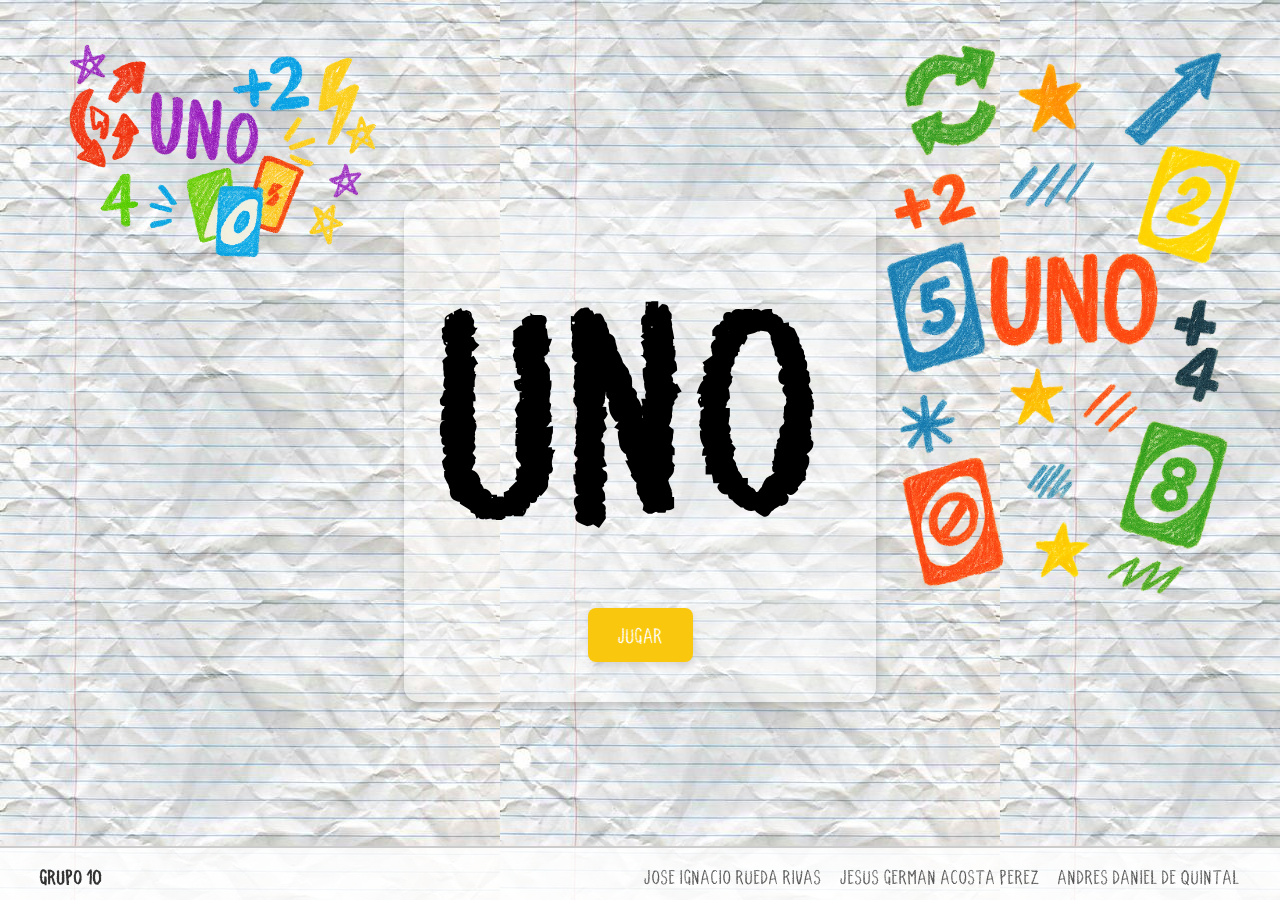
<file: client/index.html>
<!DOCTYPE html>
<html lang="en">
<head>
    <meta charset="UTF-8">
    <meta name="viewport" content="width=device-width, initial-scale=1.0">
    <meta name="author" content="Jesús Acosta Pérez, José Ignacio Rueda Rivas, Andrés Daniel De Quintal">
    <meta name="description" content="Proyecto Uno - Programacion Orientada a la Web">
    <link rel="icon" href="images/favicon-16x16.png" type="image/x-icon">
    <link rel="stylesheet" href="styles/style.css">
    <title>Inicio</title>
</head>
<body>
    <img src="images/imagenes decorativas/decoracion1.png" alt="Decoración" class="decoracion-esquina">
    <img src="images/imagenes decorativas/decoracion2.png" alt="Decoración" class="decoracion-esquina-der">
    <div class="container">
        <div class="title">UNO</div>
    <button onclick="window.location.href='PreGame_index.html'">Jugar</button>
    </div>
    
</body>

<footer class="footer-index">
    <div class="footer-left">grupo 10</div>
    <ul class="footer-right">
        <li>Jose Ignacio Rueda Rivas</li>
        <li>Jesus German Acosta Perez</li>
        <li>Andres Daniel De Quintal</li>
    </ul>
</footer>

</html
</file>
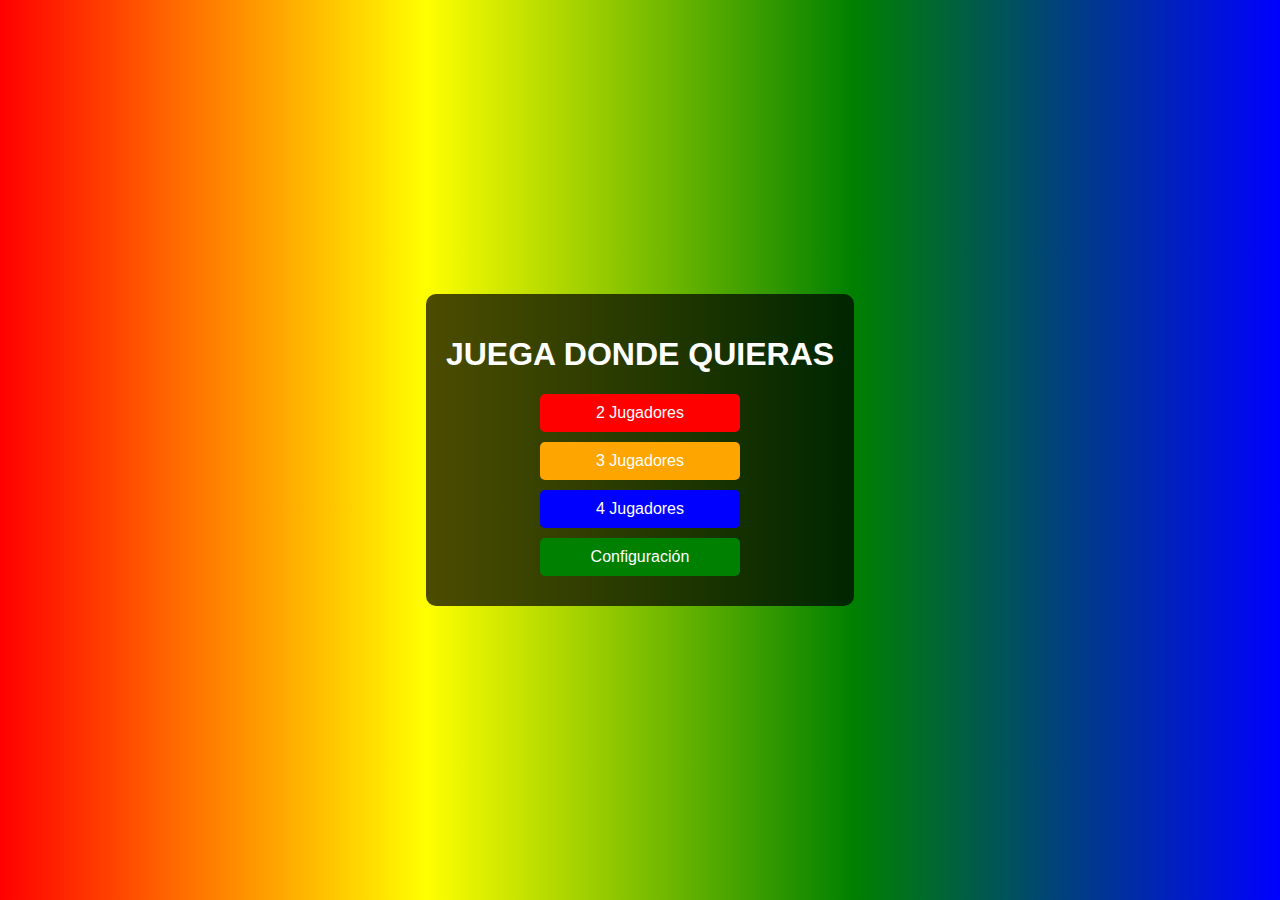
<file: uno-game/index.html>
<!DOCTYPE html>
<html lang="es">
<head>
    <meta charset="UTF-8">
    <meta name="viewport" content="width=device-width, initial-scale=1.0">
    <title>UNO Game</title>
    <link rel="stylesheet" href="styles.css">
</head>
<body>
    <div class="menu-container">
        <h1>JUEGA DONDE QUIERAS</h1>
        <button onclick="startGame(2)">2 Jugadores</button>
        <button onclick="startGame(3)">3 Jugadores</button>
        <button onclick="startGame(4)">4 Jugadores</button>
        <button onclick="openSettings()">Configuración</button>
    </div>

    <script src="script.js"></script>
</body>
</html>
</file>
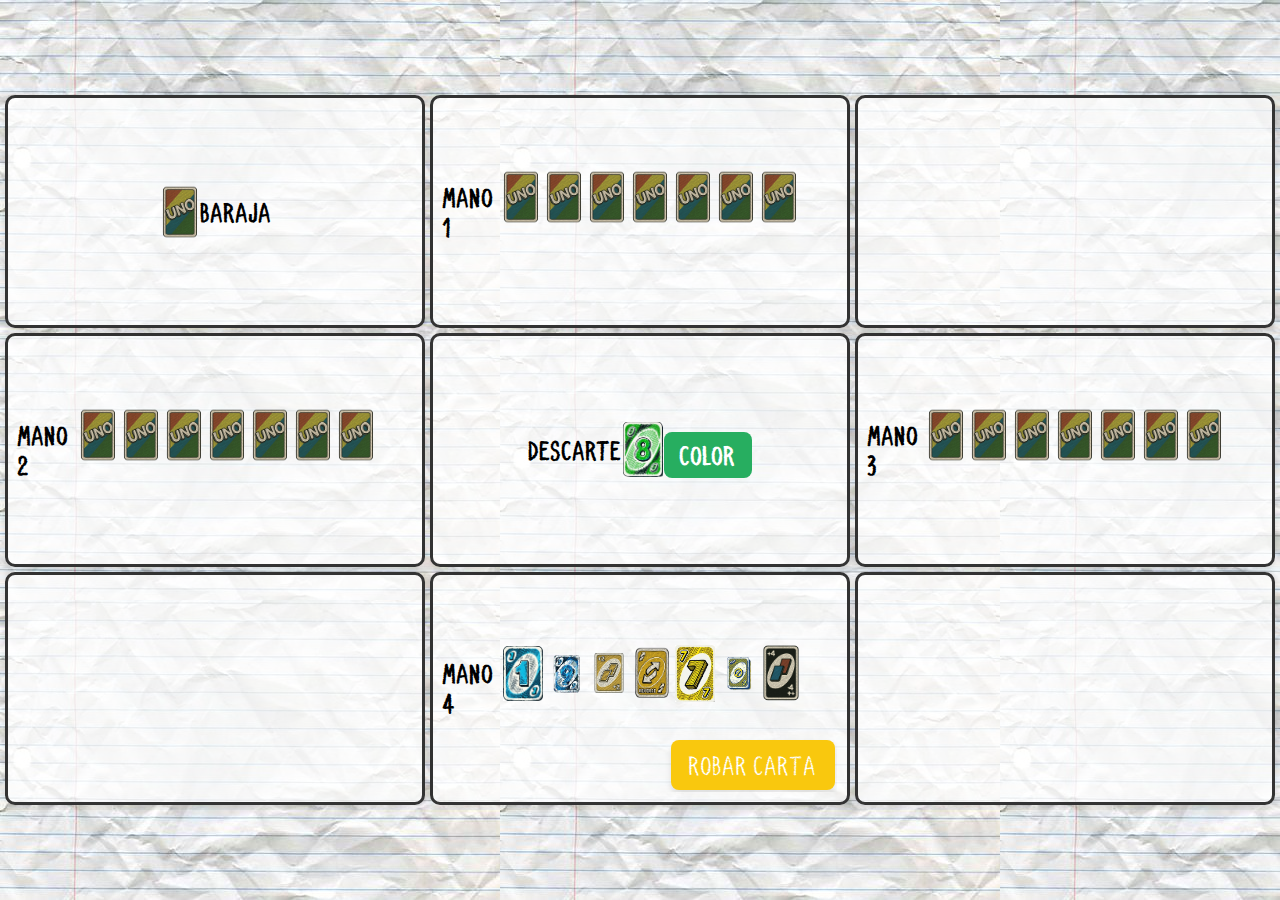
<file: client/Game_index.html>
<!DOCTYPE html>
<html lang="en">
<head>
    <meta charset="UTF-8">
    <meta name="viewport" content="width=device-width, initial-scale=1.0">
    <meta name="author" content="Jesús Acosta Pérez, José Ignacio Rueda Rivas, Andrés Daniel De Quintal">
    <meta name="description" content="Proyecto Uno - Programacion Orientada a la Web">
    <link rel="icon" href="images/favicon-16x16.png" type="image/x-icon">
    <link rel="stylesheet" href="styles/style.css">
    <title>Juego</title>
</head>
<body id="body-mesa">
    <div class="mesa-grid">
        <div class="espacio-grid" id="mano-arriba">Mano 1
            <div class="div-mano">
                <div class="carta" id="R-5"><img src="images\Cartas\5_rojo.png" alt="R-5"></div>
                <div class="carta" id="R-4"><img src="images\Cartas\4_rojo.png" alt="R-4"></div>
                <div class="carta" id="R-3"><img src="images\Cartas\3_rojo.png" alt="R-3"></div>
            </div>
        </div>
        <div class="espacio-grid" id="mano-izquierda">Mano 2
            <div class="div-mano">
                <div class="carta" id="R-5"><img src="images\Cartas\5_rojo.png" alt="R-5"></div>
                <div class="carta" id="R-4"><img src="images\Cartas\4_rojo.png" alt="R-4"></div>
                <div class="carta" id="R-3"><img src="images\Cartas\3_rojo.png" alt="R-3"></div>
            </div>
        </div>
        <div class="espacio-grid" id="mano-derecha">Mano 3
            <div class="div-mano">
                <div class="carta" id="R-5"><img src="images\Cartas\5_rojo.png" alt="R-5"></div>
                <div class="carta" id="R-4"><img src="images\Cartas\4_rojo.png" alt="R-4"></div>
                <div class="carta" id="R-3"><img src="images\Cartas\3_rojo.png" alt="R-3"></div>
            </div>
        </div>
        <div class="espacio-grid" id="mano-abajo">Mano 4
            <div class="div-mano">
                <div class="carta" id="R-5"><img src="images\Cartas\5_rojo.png" alt="R-5"></div>
                <div class="carta" id="R-4"><img src="images\Cartas\4_rojo.png" alt="R-4"></div>
                <div class="carta" id="R-3"><img src="images\Cartas\3_rojo.png" alt="R-3"></div>
            </div>
        </div>
        <div class="espacio-grid" id="zona-descarte">Descarte</div>
        <div class="espacio-grid" id="zona-baraja">baraja</div>
        <div class="espacio-grid" id="div7"></div>
        <div class="espacio-grid" id="div8"></div>
        <div class="espacio-grid" id="div9"></div>
    </div>
    <div id="selector-color" style="display:none;">
        <div class="selector-color-box">
            <span>Elige un color:</span>
            <button class="color-btn" data-color="red" style="background:#e74c3c;">Rojo</button>
            <button class="color-btn" data-color="green" style="background:#27ae60;">Verde</button>
            <button class="color-btn" data-color="blue" style="background:#2980b9;">Azul</button>
            <button class="color-btn" data-color="yellow" style="background:#f9c80e; color:#333;">Amarillo</button>
        </div>
    </div>
    <div id="fin-partida-modal" class="fin-partida-modal" style="display:none;">
        <div class="fin-partida-box">
            <div class="fin-partida-titulo">Partida finalizada</div>
            <button id="ver-puntaje-btn" class="fin-partida-btn">Ver puntaje</button>
        </div>
    </div>
    <script src="scripts/script.js"></script>
    <script>
    window.onload = function() {
        const numJugadores = localStorage.getItem('numJugadores') || 4;
        startGame(Number(numJugadores));
        mostrarTodasLasManos();
        mostrarCartaDescarte();
        mostrarMazo();
    };
    </script>
</body>
</html>
</file>
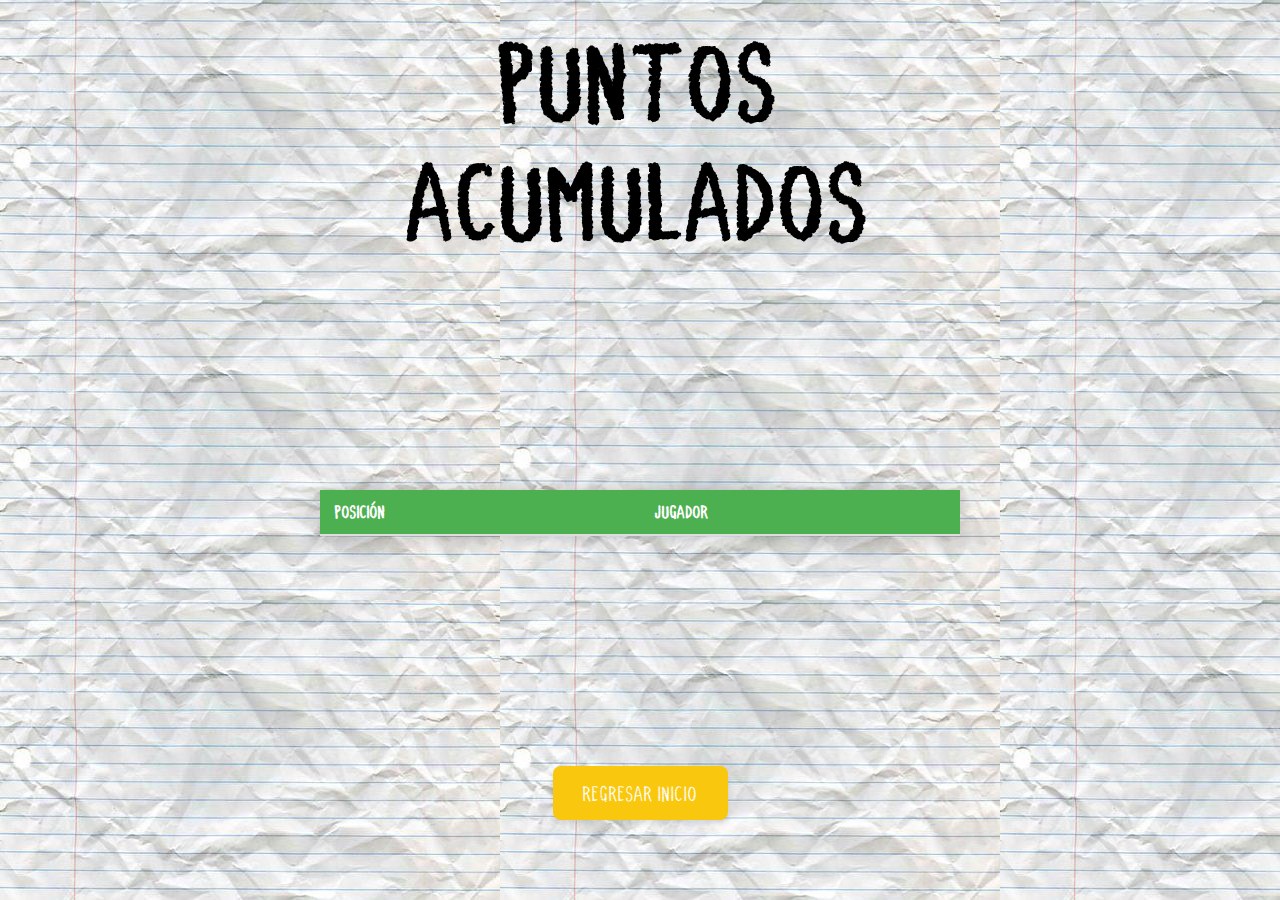
<file: client/GameResults_index.html>
<!DOCTYPE html>
<html lang="en">
<head>
    <meta charset="UTF-8">
    <meta name="viewport" content="width=device-width, initial-scale=1.0">
    <meta name="author" content="Jesús Acosta Pérez, José Ignacio Rueda Rivas, Andrés Daniel De Quintal">
    <meta name="description" content="Proyecto Uno - Programacion Orientada a la Web">
    <link rel="icon" href="images/favicon-16x16.png" type="image/x-icon">
    <link rel="stylesheet" href="styles/style.css">
    <title>Resultado Juego</title>
</head>
<body>
    <main class="main">

    <header>
        <h1>Puntos Acumulados</h1>
    </header>
        <div class="table-resultados">
            <table>
                <thead>
                    <tr>
                        <th>Posición</th>
                        <th>Jugador</th>
                    </tr>
                </thead>
                <tbody>
                    <!-- Aquí se llenará dinámicamente -->
                </tbody>
            </table>
        </div>
        <button class="buttonResults" onclick="window.location.href='index.html'">Regresar Inicio</button>
    </main>
    
    <script>
    window.onload = function() {
        const ranking = JSON.parse(localStorage.getItem('rankingSalida') || '[]');
        const jugadores = JSON.parse(localStorage.getItem('players') || '[]');
        const tableBody = document.querySelector('table tbody');
        tableBody.innerHTML = '';
        const medallas = ['🥇', '🥈', '🥉'];
        ranking.forEach((jugadorId, idx) => {
            const jugador = jugadores.find(j => j.id === jugadorId);
            const tr = document.createElement('tr');
            if (idx === 0) tr.className = 'primer-lugar';
            const tdPos = document.createElement('td');
            tdPos.textContent = (idx + 1) + 'º ' + (medallas[idx] || '');
            const tdNombre = document.createElement('td');
            tdNombre.textContent = jugador ? jugador.name : jugadorId.replace('player', 'Jugador ');
            tr.appendChild(tdPos);
            tr.appendChild(tdNombre);
            tableBody.appendChild(tr);
        });
    }
    </script>
</body>
</html>
</file>
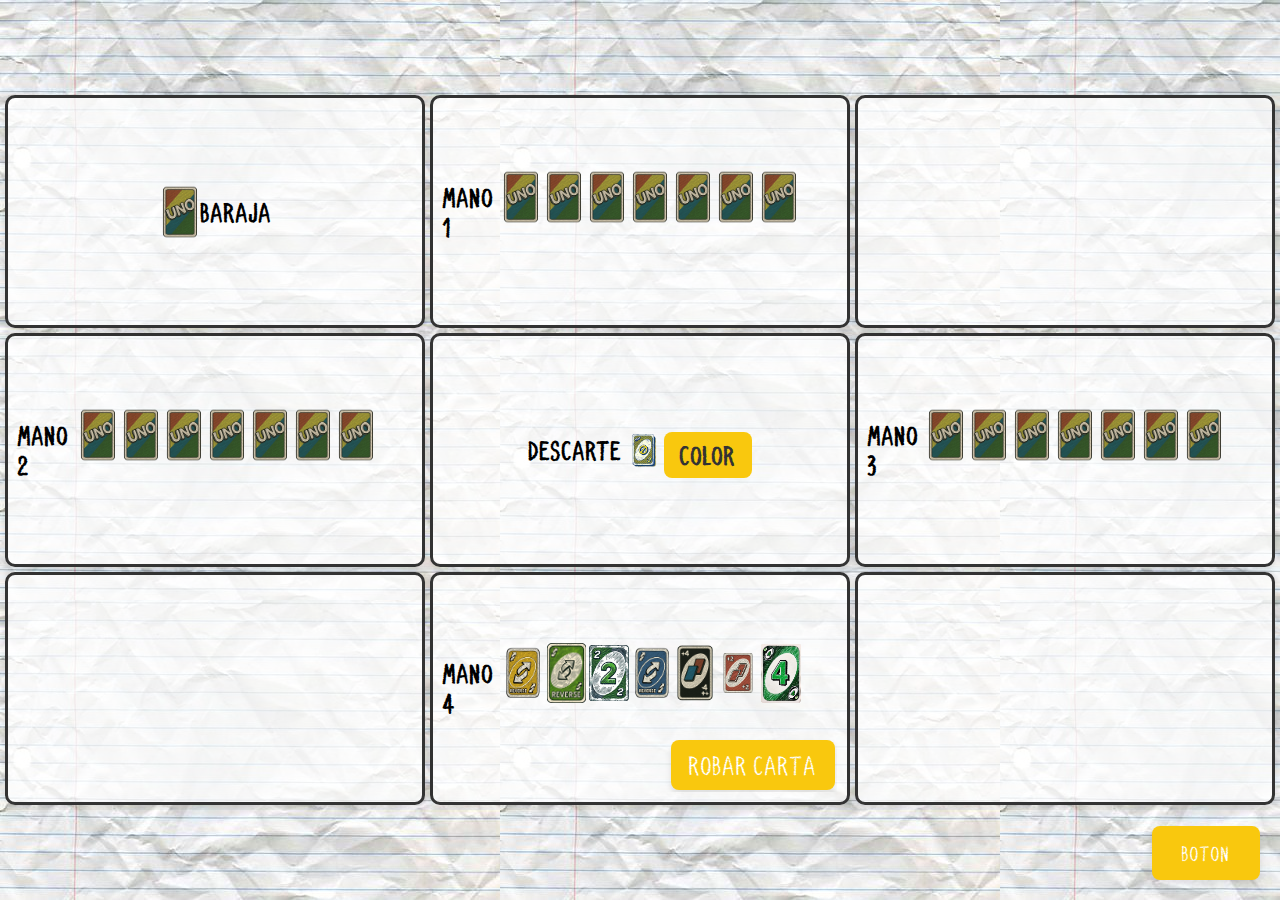
<file: client/Juego_index.html>
<!DOCTYPE html>
<html lang="en">
<head>
    <meta charset="UTF-8">
    <meta name="viewport" content="width=device-width, initial-scale=1.0">
    <meta name="author" content="Jesús Acosta Pérez, José Ignacio Rueda Rivas, Andrés Daniel De Quintal">
    <meta name="description" content="Proyecto Uno - Programacion Orientada a la Web">
    <link rel="icon" href="images/favicon-16x16.png" type="image/x-icon">
    <link rel="stylesheet" href="styles/style.css">
    <title>Juego</title>
</head>
<body id="body-mesa">
    <div class="mesa-grid">
        <div class="espacio-grid" id="mano-arriba">Mano 1
            <div class="div-mano">
                <div class="carta" id="R-5"><img src="images\Cartas\5_rojo.png" alt="R-5"></div>
                <div class="carta" id="R-4"><img src="images\Cartas\4_rojo.png" alt="R-4"></div>
                <div class="carta" id="R-3"><img src="images\Cartas\3_rojo.png" alt="R-3"></div>
            </div>
        </div>
        <div class="espacio-grid" id="mano-izquierda">Mano 2
            <div class="div-mano">
                <div class="carta" id="R-5"><img src="images\Cartas\5_rojo.png" alt="R-5"></div>
                <div class="carta" id="R-4"><img src="images\Cartas\4_rojo.png" alt="R-4"></div>
                <div class="carta" id="R-3"><img src="images\Cartas\3_rojo.png" alt="R-3"></div>
            </div>
        </div>
        <div class="espacio-grid" id="mano-derecha">Mano 3
            <div class="div-mano">
                <div class="carta" id="R-5"><img src="images\Cartas\5_rojo.png" alt="R-5"></div>
                <div class="carta" id="R-4"><img src="images\Cartas\4_rojo.png" alt="R-4"></div>
                <div class="carta" id="R-3"><img src="images\Cartas\3_rojo.png" alt="R-3"></div>
            </div>
        </div>
        <div class="espacio-grid" id="mano-abajo">Mano 4
            <div class="div-mano">
                <div class="carta" id="R-5"><img src="images\Cartas\5_rojo.png" alt="R-5"></div>
                <div class="carta" id="R-4"><img src="images\Cartas\4_rojo.png" alt="R-4"></div>
                <div class="carta" id="R-3"><img src="images\Cartas\3_rojo.png" alt="R-3"></div>
            </div>
        </div>
        <div class="espacio-grid" id="zona-descarte">Descarte</div>
        <div class="espacio-grid" id="zona-baraja">baraja</div>
        <div class="espacio-grid" id="div7"></div>
        <div class="espacio-grid" id="div8"></div>
        <div class="espacio-grid" id="div9"></div>
    </div>
    <button class="botonJuego" onclick="window.location.href='ResultadoJuego_index.html'">boton</button>
    <div id="selector-color" style="display:none;">
        <div class="selector-color-box">
            <span>Elige un color:</span>
            <button class="color-btn" data-color="red" style="background:#e74c3c;">Rojo</button>
            <button class="color-btn" data-color="green" style="background:#27ae60;">Verde</button>
            <button class="color-btn" data-color="blue" style="background:#2980b9;">Azul</button>
            <button class="color-btn" data-color="yellow" style="background:#f9c80e; color:#333;">Amarillo</button>
        </div>
    </div>
    <script src="scripts/script.js"></script>
    <script>
    window.onload = function() {
        const numJugadores = localStorage.getItem('numJugadores') || 4;
        startGame(Number(numJugadores));
        mostrarTodasLasManos();
        mostrarCartaDescarte();
        mostrarMazo();
    };
    </script>
</body>
</html>
</file>
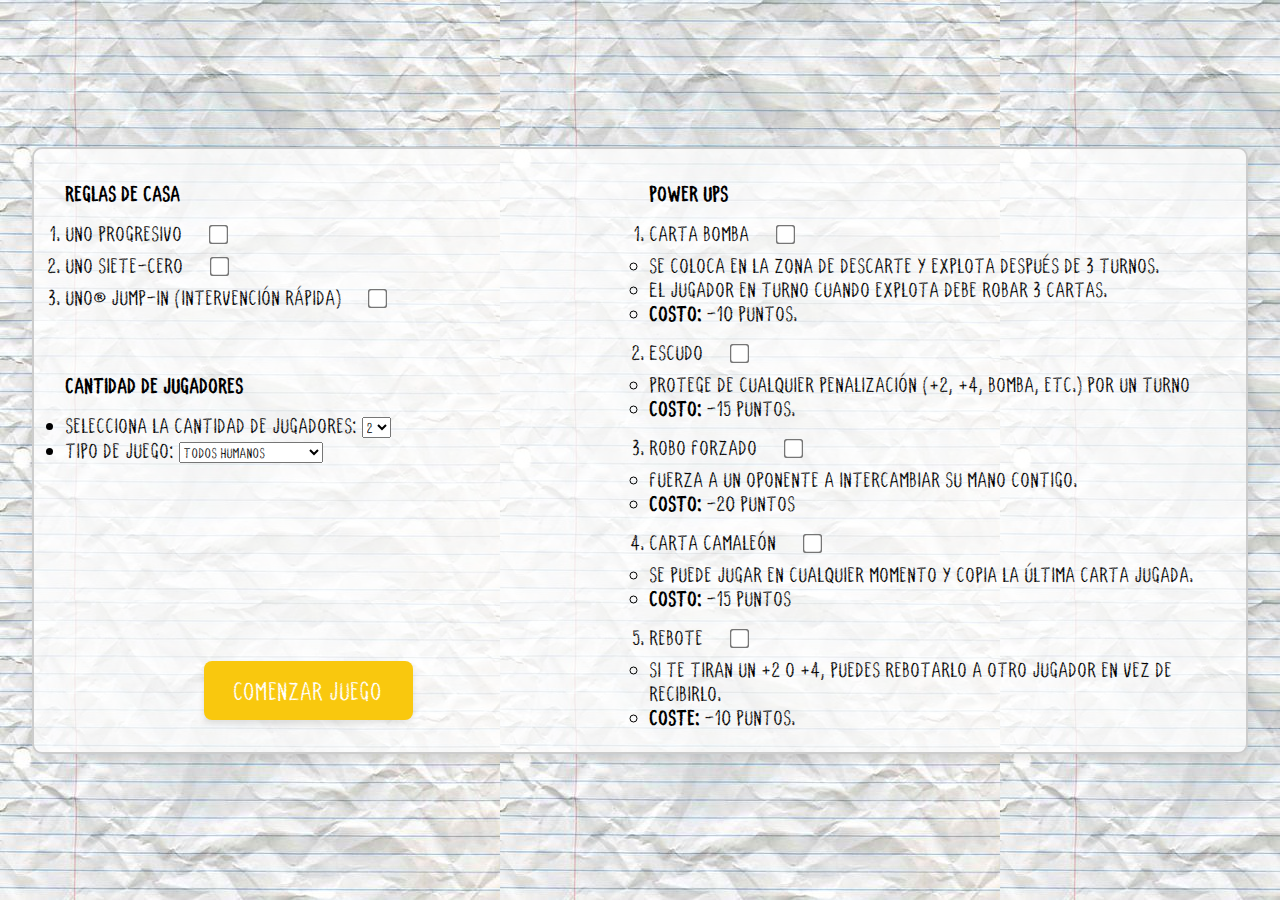
<file: client/PreGame_index.html>
<!DOCTYPE html>
<html lang="en">
<head>
    <meta charset="UTF-8">
    <meta name="viewport" content="width=device-width, initial-scale=1.0">
    <meta name="author" content="Jesús Acosta Pérez, José Ignacio Rueda Rivas, Andrés Daniel De Quintal">
    <meta name="description" content="Proyecto Uno - Programacion Orientada a la Web">
    <link rel="icon" href="images/favicon-16x16.png" type="image/x-icon">
    <link rel="stylesheet" href="styles/style.css">
    <title>Reglas</title>
</head>
<body>
    <div class="container-2">
        <section class="container-grid">
            <div class="section-Rules">
                <p>Reglas de Casa</p>
                <div class="options">
                    <ol>
                        <li><label for="rule-1">UNO Progresivo</label>
                            <input type="checkbox" name="rule-1" id="rule-1" class="checkbox-big" required>
                        </li>
                            
                        <li><label for="rule-2">UNO Siete-Cero</label>
                            <input type="checkbox" name="rule-2" id="rule-2" class="checkbox-big" required>
                        </li>
                            
                        <li><label for="rule-3">UNO® Jump-In (Intervención Rápida)</label>
                            <input type="checkbox" name="rule-3" id="rule-3" class="checkbox-big" required>
                        </li>
                    </ol>
                </div>
            </div>
                    
            <div class="section-powerups">
                <p>Power Ups</p>
                <div class="options">
                    <ol>
                        <li><label for="powerup-1">Carta Bomba</label>
                            <input type="checkbox" name="powerup-1" id="powerup-1" class="checkbox-big" required>
                        </li>
                        <ul>
                            <li>Se coloca en la zona de descarte y explota después de 3 turnos.</li>
                            <li>El jugador en turno cuando explota debe robar 3 cartas.</li>
                            <li><strong>Costo:</strong> -10 puntos.</li>
                        </ul>
                        <li><label for="powerup-2">Escudo</label>
                            <input type="checkbox" name="powerup-2" id="powerup-2" class="checkbox-big" required>
                        </li>
                        <ul>
                            <li>Protege de cualquier penalización (+2, +4, bomba, etc.) por un turno</li>
                            <li><strong>Costo:</strong> -15 puntos.</li>
                        </ul>
                        <li><label for="powerup-3">Robo Forzado</label>
                            <input type="checkbox" name="powerup-3" id="powerup-3" class="checkbox-big" required>
                        </li>
                        <ul>
                            <li>Fuerza a un oponente a intercambiar su mano contigo.</li>
                            <li><strong>Costo:</strong> -20 puntos</li>
                        </ul>
                        <li><label for="powerup-4">Carta Camaleón</label>
                            <input type="checkbox" name="powerup-4" id="powerup-4" class="checkbox-big" required>
                        </li>
                        <ul>
                            <li>Se puede jugar en cualquier momento y copia la última carta jugada.</li>
                            <li><strong>Costo:</strong> -15 puntos</li>
                        </ul>
                        <li><label for="powerup-5">Rebote</label>
                            <input type="checkbox" name="powerup-5" id="powerup-5" class="checkbox-big" required>
                        </li>
                        <ul>
                            <li>Si te tiran un +2 o +4, puedes rebotarlo a otro jugador en vez de recibirlo.</li>
                            <li><strong>Coste:</strong> -10 puntos.</li>
                        </ul>
                    </ol>
                </div>
            </div>

            <div class="section-players">
                <p>Cantidad de Jugadores</p>
                <div class="number-of-players">
                    <ul>
                        <li>
                            <label for="players">Selecciona la cantidad de jugadores:</label>
                            <select name="players" id="players" class="font-numberOfPlayers" required>
                                <option value="2">2</option>
                                <option value="3">3</option>
                                <option value="4">4</option>
                            </select>
                        </li>
                        <li>
                            <label for="game-type">Tipo de juego:</label>
                            <select name="game-type" id="game-type" class="font-numberOfPlayers" required>
                                <option value="humans">Todos humanos</option>
                                <option value="bots">Todos bots (menos tú)</option>
                            </select>
                        </li>
                    </ul>
                </div>
            </div>
        </section>
        <button class="buttonPre" onclick="window.location.href='Game_index.html'">Comenzar juego</button>
    </div>
   
    <div id="loading-screen" style="display:none; position:fixed; top:0; left:0; width:100vw; height:100vh; background:#fff; z-index:2000; justify-content:center; align-items:center;">
        <img src="images/imagenes decorativas/pantalla_carga.png" alt="Cargando..." style="max-width:60vw; max-height:60vh;">
    </div>
   
    <script>
    document.querySelector('.buttonPre').addEventListener('click', function(e) {
        const numJugadores = document.getElementById('players').value;
        const tipoJuego = document.getElementById('game-type').value;
        localStorage.setItem('numJugadores', numJugadores);
        localStorage.setItem('tipoJuego', tipoJuego);
        // Mostrar pantalla de carga
        document.getElementById('loading-screen').style.display = 'flex';
        setTimeout(function() {
            window.location.href = 'Game_index.html';
        }, 2000);
    });
    </script>
</body>
</html>
</file>
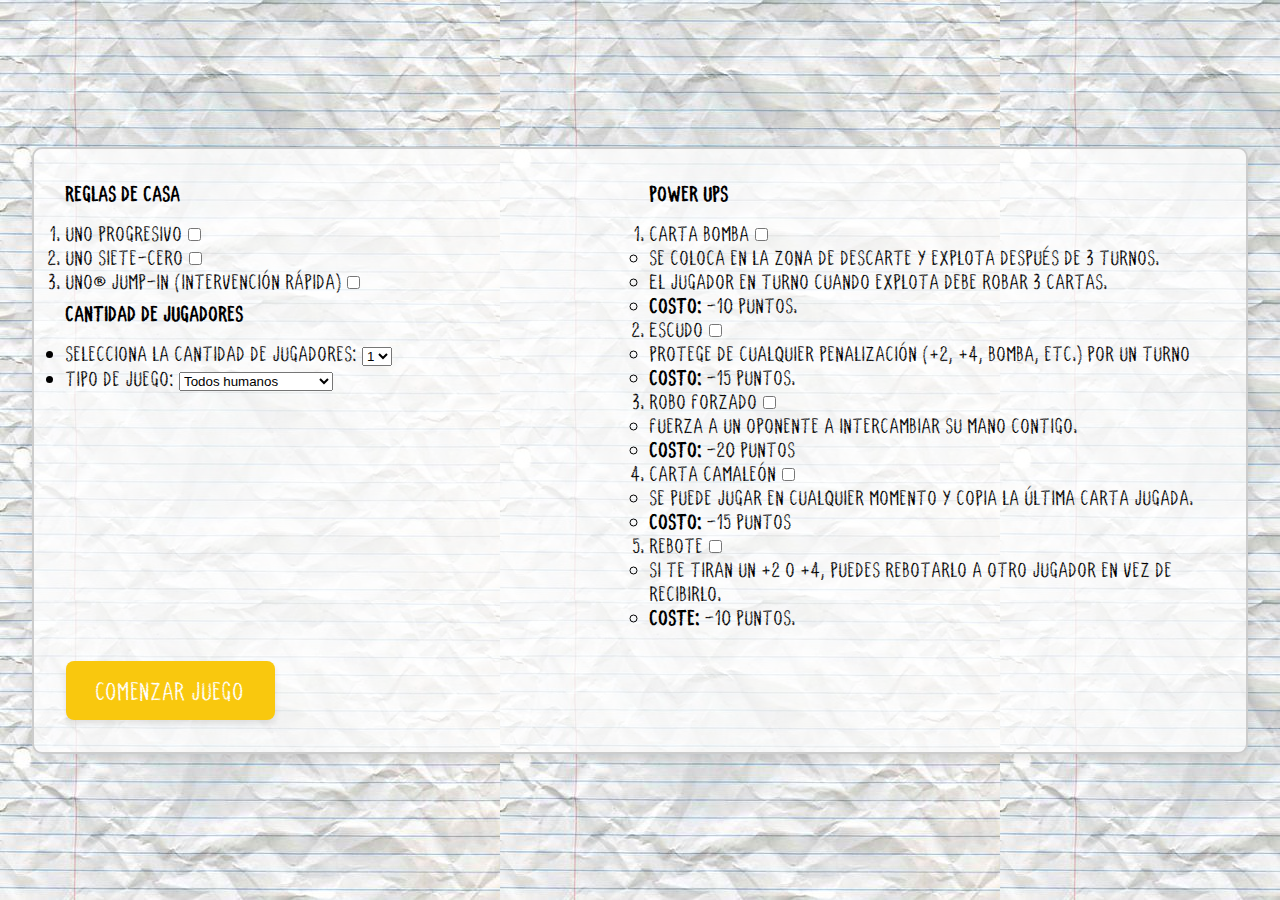
<file: client/Prejuego_index.html>
<!DOCTYPE html>
<html lang="en">
<head>
    <meta charset="UTF-8">
    <meta name="viewport" content="width=device-width, initial-scale=1.0">
    <meta name="author" content="Jesús Acosta Pérez, José Ignacio Rueda Rivas, Andrés Daniel De Quintal">
    <meta name="description" content="Proyecto Uno - Programacion Orientada a la Web">
    <link rel="icon" href="images/favicon-16x16.png" type="image/x-icon">
    <link rel="stylesheet" href="styles/style.css">
    <title>Reglas</title>
</head>
<body>
    <div class="container-2">
        <section class="container-grid">
            <div class="section-Reglas">
                <p>Reglas de Casa</p>
                <div class="opciones">
                    <ol>
                        <li><label for="regla-1">UNO Progresivo</label>
                            <input type="checkbox" name="regla-1" id="regla-1" required>
                        </li>
                            
                        <li><label for="regla-2">UNO Siete-Cero</label>
                            <input type="checkbox" name="regla-2" id="regla-2" required>
                        </li>
                            
                        <li><label for="regla-3">UNO® Jump-In (Intervención Rápida)</label>
                            <input type="checkbox" name="regla-3" id="regla-3" required>
                        </li>
                    </ol>
                </div>
            </div>
                    
            <div class="section-powerups">
                <p>Power Ups</p>
                <div class="opciones">
                    <ol>
                        <li><label for="powerup-1">Carta Bomba</label>
                            <input type="checkbox" name="powerup-1" id="powerup-1" required>
                        </li>
                        <ul>
                            <li>Se coloca en la zona de descarte y explota después de 3 turnos.</li>
                            <li>El jugador en turno cuando explota debe robar 3 cartas.</li>
                            <li><strong>Costo:</strong> -10 puntos.</li>
                        </ul>
                        <li><label for="powerup-2">Escudo</label>
                            <input type="checkbox" name="powerup-2" id="powerup-2" required>
                        </li>
                        <ul>
                            <li>Protege de cualquier penalización (+2, +4, bomba, etc.) por un turno</li>
                            <li><strong>Costo:</strong> -15 puntos.</li>
                        </ul>
                        <li><label for="powerup-3">Robo Forzado</label>
                            <input type="checkbox" name="powerup-3" id="powerup-3" required>
                        </li>
                        <ul>
                            <li>Fuerza a un oponente a intercambiar su mano contigo.</li>
                            <li><strong>Costo:</strong> -20 puntos</li>
                        </ul>
                        <li><label for="powerup-4">Carta Camaleón</label>
                            <input type="checkbox" name="powerup-4" id="powerup-4" required>
                        </li>
                        <ul>
                            <li>Se puede jugar en cualquier momento y copia la última carta jugada.</li>
                            <li><strong>Costo:</strong> -15 puntos</li>
                        </ul>
                        <li><label for="powerup-5">Rebote</label>
                            <input type="checkbox" name="powerup-5" id="powerup-5" required>
                        </li>
                        <ul>
                            <li>Si te tiran un +2 o +4, puedes rebotarlo a otro jugador en vez de recibirlo.</li>
                            <li><strong>Coste:</strong> -10 puntos.</li>
                        </ul>
                    </ol>
                </div>
            </div>

            <div class="section-jugadores">
                <p>Cantidad de Jugadores</p>
                <div class="cantidad-jugadores">
                    <ul>
                        <li>
                            <label for="jugadores">Selecciona la cantidad de jugadores:</label>
                            <select name="jugadores" id="jugadores" required>
                            <option value="1">1</option>
                            <option value="2">2</option>
                            <option value="3">3</option>
                            <option value="4">4</option>
                            </select>
                        </li>
                        <li>
                            <label for="tipo-juego">Tipo de juego:</label>
                            <select name="tipo-juego" id="tipo-juego" required>
                                <option value="humanos">Todos humanos</option>
                                <option value="bots">Todos bots (menos tú)</option>
                            </select>
                        </li>
                    </ul>
                </div>
            </div>
        </section>
        <button class="botonPre" onclick="window.location.href='Juego_index.html'">Comenzar juego</button>
    </div>
   
    <script>
    document.querySelector('.botonPre').addEventListener('click', function(e) {
        const numJugadores = document.getElementById('jugadores').value;
        const tipoJuego = document.getElementById('tipo-juego').value;
        localStorage.setItem('numJugadores', numJugadores);
        localStorage.setItem('tipoJuego', tipoJuego);
    });
    </script>
</body>
</html>
</file>
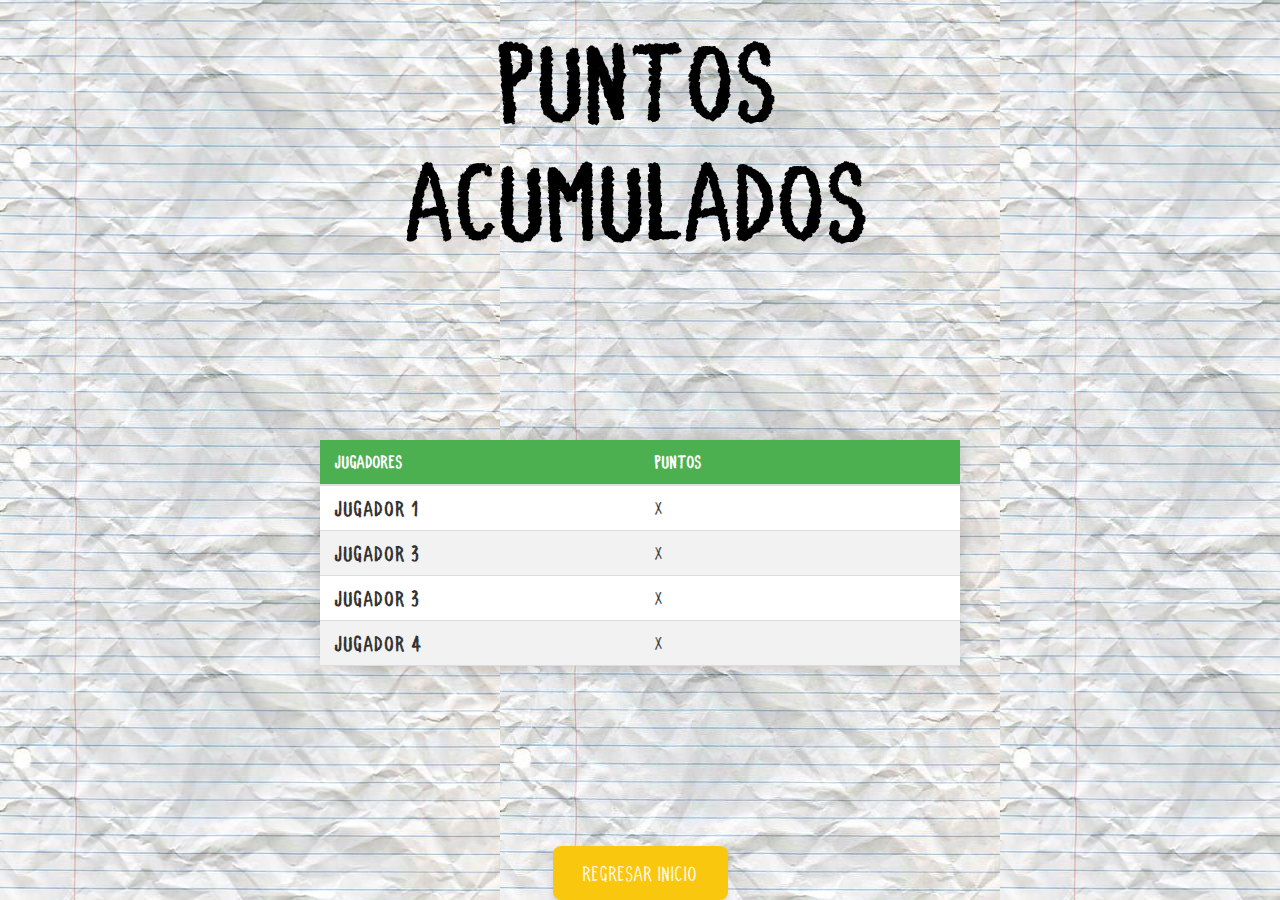
<file: client/ResultadoJuego_index.html>
<!DOCTYPE html>
<html lang="en">
<head>
    <meta charset="UTF-8">
    <meta name="viewport" content="width=device-width, initial-scale=1.0">
    <meta name="author" content="Jesús Acosta Pérez, José Ignacio Rueda Rivas, Andrés Daniel De Quintal">
    <meta name="description" content="Proyecto Uno - Programacion Orientada a la Web">
    <link rel="icon" href="images/favicon-16x16.png" type="image/x-icon">
    <link rel="stylesheet" href="styles/style.css">
    <title>Resultado Juego</title>
</head>
<body>
    <main class="main">

    <header>
        <h1>Puntos Acumulados</h1>
    </header>
        <div class="table-resultados">
            <table>
                <thead>
                    <tr>
                        <th>Jugadores</th>
                        <th>Puntos</th>
                    </tr>
                </thead>
                <tbody>
                    <tr>
                        <td>Jugador 1</td>
                        <td>x</td>
                    </tr>
                        <td>Jugador 3</td>
                        <td>x</td>
                    <tr>
                        <td>Jugador 3</td>
                        <td>x</td>
                    </tr>
                    <tr>
                        <td>Jugador 4</td>
                        <td>x</td>
                    </tr>
                </tbody>
            </table>
        </div>
        <button class="botonResultado" onclick="window.location.href='index.html'">Regresar Inicio</button>
    </main>
    
</body>
</html>
</file>
<file: client/styles/style.css>
* {
    margin: 0;
    padding: 0;
    box-sizing: border-box;
}

@font-face {
    font-family: 'very_simple_chalk';
    src: url('/client/fonts/very_simple_chalk-webfont.woff2') format('woff2'),
        url('/client/fonts/very_simple_chalk-webfont.woff') format('woff');
    font-weight: normal;
    font-style: normal;
    font-display: swap;
}

/* @font-face {
    font-family: 'scratches';
    src: url('/client/fonts/scratches-webfont.woff2') format('woff2'),
    url('/client/fonts/scratches-webfont.woff') format('woff');
    font-weight: normal;
    font-style: normal;
    font-display: swap;
} */

body {
    font-family: 'very_simple_chalk', sans-serif;
    background-color: #f0f0f0;
    display: flex;
    justify-content: center;
    align-items: center;
    min-height: 100vh;
    width:100%;
    background-color: #f0f0f0;
    background-image: url('/client/images/0553d9d2ae7e576b66d34a1e0df8eab6.jpg');
    /* background-size: cover; */
    /* background-attachment: fixed; */
}

#body-mesa{
    font-family: 'very_simple_chalk', sans-serif;
    background-color: #f0f0f0;
    /*display: flex;
    justify-content: center;
    align-items: center;*/
    min-height: 100vh;
    background-color: #f0f0f0;
    background-image: url('/client/images/0553d9d2ae7e576b66d34a1e0df8eab6.jpg');
}

/* <+++++++++++++++Inicio +++++++++++++++> */

.container {
    display: flex;
    flex-direction: column;
    justify-content: center;
    align-items: center;
    padding: 40px;
    border-radius: 15px;
    box-shadow: 0 4px 8px rgba(0, 0, 0, 0.2);
    background-color: rgba(255, 255, 255, 0.428);;
}

.title {
    margin-bottom: 40px;
    font-weight: bold;
    font-size: 16.5em;
}

button {
    background-color: #f9c80e;
    color: #fff;
    border: none;
    padding: 15px 30px;
    font-size: 1.2em;
    border-radius: 8px;
    cursor: pointer;
    transition: background-color 0.3s ease, transform 0.2s ease;
    box-shadow: 0 4px 6px rgba(0, 0, 0, 0.1);
    font-family: 'very_simple_chalk', sans-serif;
    /* position: relative;
    left: 85px; */
}

button:hover {
    background-color: #eeb701;
    transform: translateY(-2px);
}

/* <+++++++++++++++PreJuego +++++++++++++++> */

.container-2 {
    font-size: 1.2rem;
    margin: 2rem;
    padding: 2rem;
    border: 2px solid #ccc;
    background-color: rgba(255, 255, 255, 0.74);
    border-radius: 10px;
    box-shadow: 0 4px 8px rgba(0, 0, 0, 0.1);
    overflow: auto;
}

.container-grid {
    display: grid;
    grid-template-columns: repeat(2, 1fr);
    grid-template-rows: 100px 200px 120px auto;
    gap: 20px;
}

.options ul {
    margin-bottom: 15px;
}


.options li :nth-child(2n) {
    margin-bottom: 12px;
}

.options label {
    margin-right: 1.5rem;
}

.buttonPre {
    position: relative;
    /* top: 1rem; */
    left: 12%;
}

.checkbox-big {
    transform: scale(1.5);
}

.container-grid p {
    font-size: 1.2rem;
    margin-bottom: 1rem;
    font-weight: bold;
}

.section-players {
    margin-top: 4.5rem;
}

.font-numberOfPlayers {
    font-family: 'very_simple_chalk', sans-serif;;
}

/* <+++++++++++++++Juego +++++++++++++++> */

.container-mano {
    border: #333 solid;
    border-radius: 10px;
    padding: 10px 15px;
    }

.mesa-grid {
    height: 80vh;
    width: 100vw;
    max-width: 100vw;
    display: grid;
    grid-template-columns: repeat(3, 1fr);
    grid-template-rows: repeat(3, 1fr);
    gap: 5px;
    padding: 5px;
    box-sizing: border-box;
    overflow-x: hidden;
}
    #zona-baraja { grid-area: 1 / 1 / 2 / 2; }
    #mano-arriba { grid-area: 1 / 2 / 2 / 3; }
    #mano-derecha { grid-area: 2 / 3 / 3 / 4; }
    #mano-izquierda { grid-area: 2 / 1 / 3 / 2; }
    #mano-abajo { grid-area: 3 / 2 / 4 / 3; }
    #zona-descarte { grid-area: 2 / 2 / 3 / 3; }
    #div7 { grid-area: 1 / 3 / 2 / 4; }
    #div8 { grid-area: 3 / 1 / 4 / 2; }
    #div9 { grid-area: 3 / 3 / 4 / 4; }

.mesa-grid > div {
    border: 3px #333 solid;
    border-radius: 10px;
    padding: 10px;
    background-color: rgba(255, 255, 255, 0.74);
    display: flex;
    justify-content: center;
    align-items: center;
    font-size: 1.5rem;
    font-weight: bold;
    box-shadow: 0 4px 8px rgba(0, 0, 0, 0.1);
    min-width: 0;
    min-height: 0;
    overflow-x: auto;
}

.botonJuego {
    position: absolute;
    bottom: 20px;
    right: 20px;
}
.div-mano{
    height: 100%;
    width: 100%;
    overflow-x: auto;
    display: flex;
    flex-wrap: nowrap;
    gap: 1px;
    justify-content: flex-start;
    align-items: center;
    box-sizing: border-box;
    padding-bottom: 30px;
    position: relative;
}

.carta img{
    width: 100%;
    height: 100%;
    object-fit: contain;
    /*object-fit: cover;*/
    object-position: center;
    display: block;
}

.carta-img {
    width: 40px;
    height: 60px;
    object-fit: contain;
    margin: 0 1px;
    display: inline-block;
    flex-shrink: 0;
}

.carta-img:hover {
    transform: scale(1.15) translateY(-6px);
    box-shadow: 0 6px 18px #0002;
    z-index: 5;
    transition: transform 0.15s, box-shadow 0.15s;
}

.boton-uno, .div-mano > button {
    position: absolute;
    bottom: 2px;
    right: 2px;
    z-index: 2;
    margin: 0;
}

.boton-uno {
    left: 2px;
    right: auto;
}

.div-mano > button:not(.boton-uno) {
    font-size: 1em;
    padding: 10px 18px;
    min-width: 120px;
    min-height: 40px;
    border-radius: 8px;
}

/* <+++++++++++++++ResultadoJuego +++++++++++++++> */

header {
    text-align: center;
    /* font-size: 2.5rem; */
    font-size: clamp(1.5rem, 5vw, 3rem);
    margin-top: 20px;
}

main {
    width: 100%;
    height: 100vh;
    display: flex;
    flex-direction: column;
    align-items: center;
    justify-content: space-between;
    max-width: 50%;
    margin: 0 auto;
}


table {
    width: 100%; 
    border-collapse: collapse; 
    font-family: 'very_simple_chalk', sans-serif; 
    box-shadow: 0 0 20px rgba(0, 0, 0, 0.224); 
    background-color: #fff; 
    table-layout: fixed;
}

th {
    background-color: #4CAF50; 
    color: white; 
    padding: 12px 15px; 
    text-align: left; 
    border-bottom: 2px solid #ddd; 
}


td {
    padding: 10px 15px; 
    border-bottom: 1px solid #ddd; 
    color: #333;
}


tr:nth-child(even) {
    background-color: #f2f2f2;
}


tr:hover {
    background-color: #ddd; 
    cursor: pointer; 
}


td:first-child {
    font-weight: bold; 
}

.buttonResults {
    margin-bottom: 5rem;
}

#selector-color {
    position: fixed;
    top: 0; left: 0; width: 100vw; height: 100vh;
    background: rgba(0,0,0,0.3);
    display: flex;
    justify-content: center;
    align-items: center;
    z-index: 1000;
}
.selector-color-box {
    background: #fff;
    padding: 30px 20px;
    border-radius: 12px;
    box-shadow: 0 2px 8px rgba(0,0,0,0.2);
    display: flex;
    flex-direction: column;
    align-items: center;
    gap: 20px;
}
.color-btn {
    border: none;
    border-radius: 8px;
    padding: 15px 25px;
    margin: 0 8px;
    color: #fff;
    font-weight: bold;
    font-size: 1.2em;
    cursor: pointer;
    box-shadow: 0 2px 4px rgba(0,0,0,0.1);
    transition: opacity 0.2s;
}
.color-btn:hover {
    opacity: 0.8;
}

.boton-uno {
    background: #f9c80e;
    color: #fff;
    border: none;
    padding: 15px 30px;
    font-size: 1.5em;
    border-radius: 8px;
    cursor: pointer;
    margin-top: 10px;
    font-family: 'very_simple_chalk', sans-serif;
    font-weight: bold;
    box-shadow: 0 4px 6px rgba(0,0,0,0.1);
    transition: background 0.2s;
}

.boton-uno:hover {
    background: #eeb701;
}

.color-actual {
    font-weight: bold;
    padding: 8px 16px;
    border-radius: 8px;
    margin-top: 10px;
    text-align: center;
    color: #fff;
    display: inline-block;
}
.color-red { background: #e74c3c; }
.color-green { background: #27ae60; }
.color-blue { background: #2980b9; }
.color-yellow { background: #f9c80e; color: #333; }
.color-ninguno { background: #fff; color: #333; }

@keyframes lanzar-carta {
    0% { transform: scale(1) rotate(0deg); box-shadow: 0 0 0 #0000; }
    50% { transform: scale(1.2) rotate(-10deg); box-shadow: 0 8px 24px #0003; }
    100% { transform: scale(1) rotate(0deg); box-shadow: 0 0 0 #0000; }
}
.carta-animada {
    animation: lanzar-carta 0.4s cubic-bezier(.4,2,.6,1) 1;
    z-index: 10;
}

.decoracion-esquina {
    position: absolute;
    top: 20px;
    left: 20px;
    width: 400px;
    height: auto;
    z-index: 10;
    pointer-events: none;
}

.decoracion-esquina-der {
    position: absolute;
    top: 20px;
    right: 20px;
    width: 400px;
    height: auto;
    z-index: 10;
    pointer-events: none;
}

body, html {
    width: 100vw;
    max-width: 100vw;
    overflow-x: hidden;
}

.footer-index {
    width: 100vw;
    max-width: 100vw;
    display: flex;
    justify-content: space-between;
    align-items: center;
    padding: 18px 40px 12px 40px;
    background: rgba(255,255,255,0.85);
    border-top: 2px solid #ccc;
    font-family: 'very_simple_chalk', sans-serif;
    font-size: 1.1em;
    position: fixed;
    left: 0;
    bottom: 0;
    z-index: 100;
    box-sizing: border-box;
}
.footer-left {
    font-weight: bold;
    color: #333;
}
.footer-right {
    display: flex;
    gap: 18px;
    list-style: none;
    margin: 0;
    padding: 0;
}
.footer-right li {
    color: #555;
    font-weight: 500;
}

.fin-partida-modal {
    position: fixed;
    top: 0; left: 0; width: 100vw; height: 100vh;
    background: rgba(0,0,0,0.4);
    display: flex;
    justify-content: center;
    align-items: center;
    z-index: 3000;
}
.fin-partida-box {
    background: #fff;
    padding: 40px 30px;
    border-radius: 16px;
    box-shadow: 0 4px 16px #0002;
    display: flex;
    flex-direction: column;
    align-items: center;
    gap: 30px;
}
.fin-partida-titulo {
    font-size: 2em;
    font-weight: bold;
    margin-bottom: 10px;
    color: #222;
}
.fin-partida-btn {
    background: #f9c80e;
    color: #fff;
    font-size: 1.2em;
    padding: 15px 30px;
    border: none;
    border-radius: 8px;
    cursor: pointer;
    font-family: 'very_simple_chalk', sans-serif;
    font-weight: bold;
    transition: background 0.2s;
}
.fin-partida-btn:hover {
    background: #eeb701;
}

.primer-lugar {
    background: #fffbe6 !important;
    font-weight: bold;
    font-size: 1.15em;
    box-shadow: 0 2px 12px #f9c80e44;
}
.table-resultados td:first-child {
    font-size: 1.2em;
    letter-spacing: 1px;
}
.table-resultados td {
    vertical-align: middle;
}
</file>
<file: uno-game/styles.css>
body {
    font-family: Arial, sans-serif;
    background: linear-gradient(to right, red, yellow, green, blue);
    display: flex;
    justify-content: center;
    align-items: center;
    height: 100vh;
    margin: 0;
}

.menu-container {
    text-align: center;
    background: rgba(0, 0, 0, 0.7);
    padding: 20px;
    border-radius: 10px;
}

h1 {
    color: white;
}

button {
    display: block;
    width: 200px;
    margin: 10px auto;
    padding: 10px;
    font-size: 16px;
    color: white;
    border: none;
    border-radius: 5px;
    cursor: pointer;
}

button:nth-child(2) { background-color: red; }
button:nth-child(3) { background-color: orange; }
button:nth-child(4) { background-color: blue; }
button:nth-child(5) { background-color: green; }
</file>
